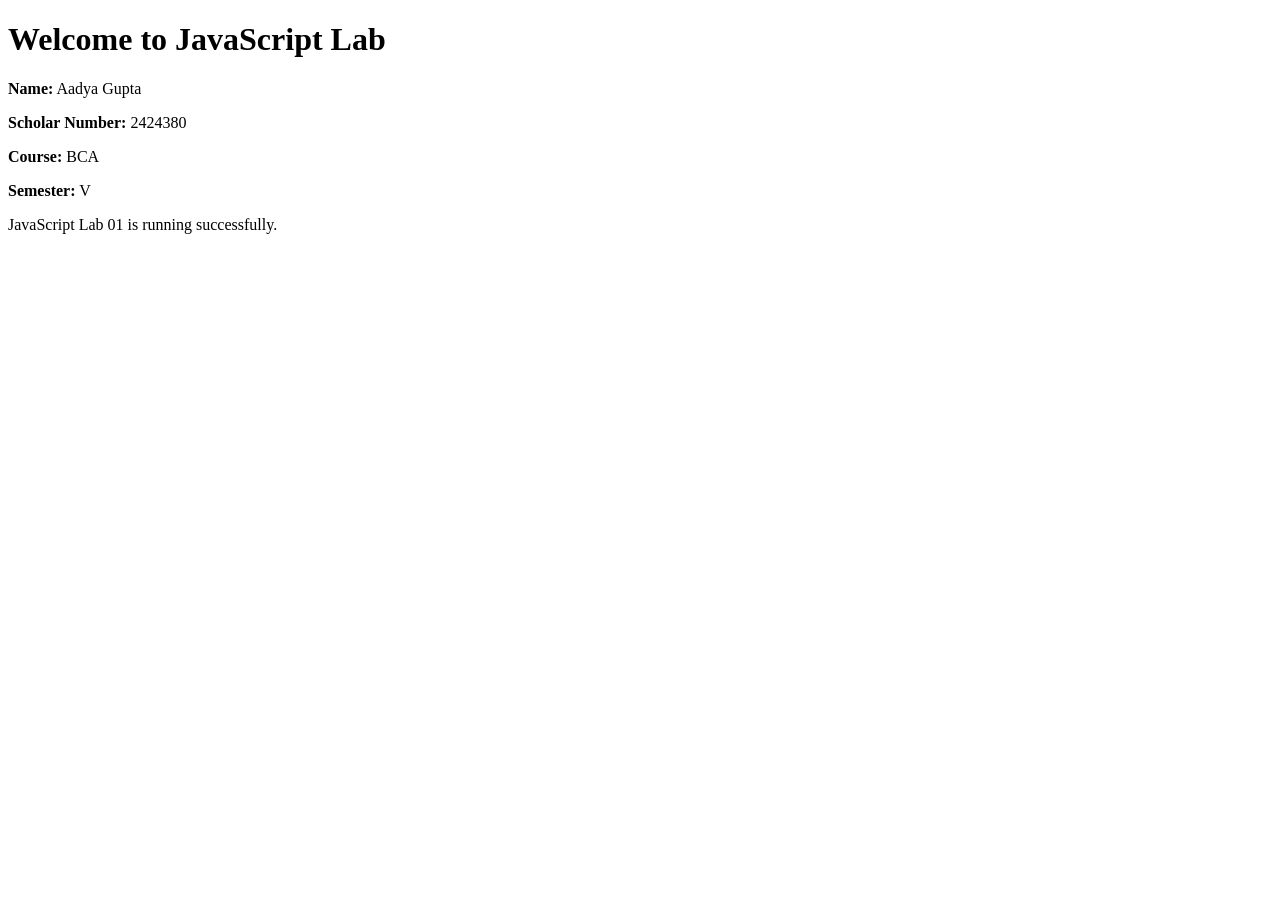
<file: Lab_01/index.html>
<!DOCTYPE html>
<html lang="en">
<head>
    <meta charset="UTF-8">
    <meta name="viewport" content="width=device-width, initial-scale=1.0">
    <title>JavaScript Lab 01</title>
</head>

<body>

    <h1>Welcome to JavaScript Lab</h1>

    <p><strong>Name:</strong> Aadya Gupta</p>
    <p><strong>Scholar Number:</strong> 2424380</p>
    <p><strong>Course:</strong> BCA</p>
    <p><strong>Semester:</strong> V</p>

    <script src="script.js"></script>

</body>
</html>
</file>
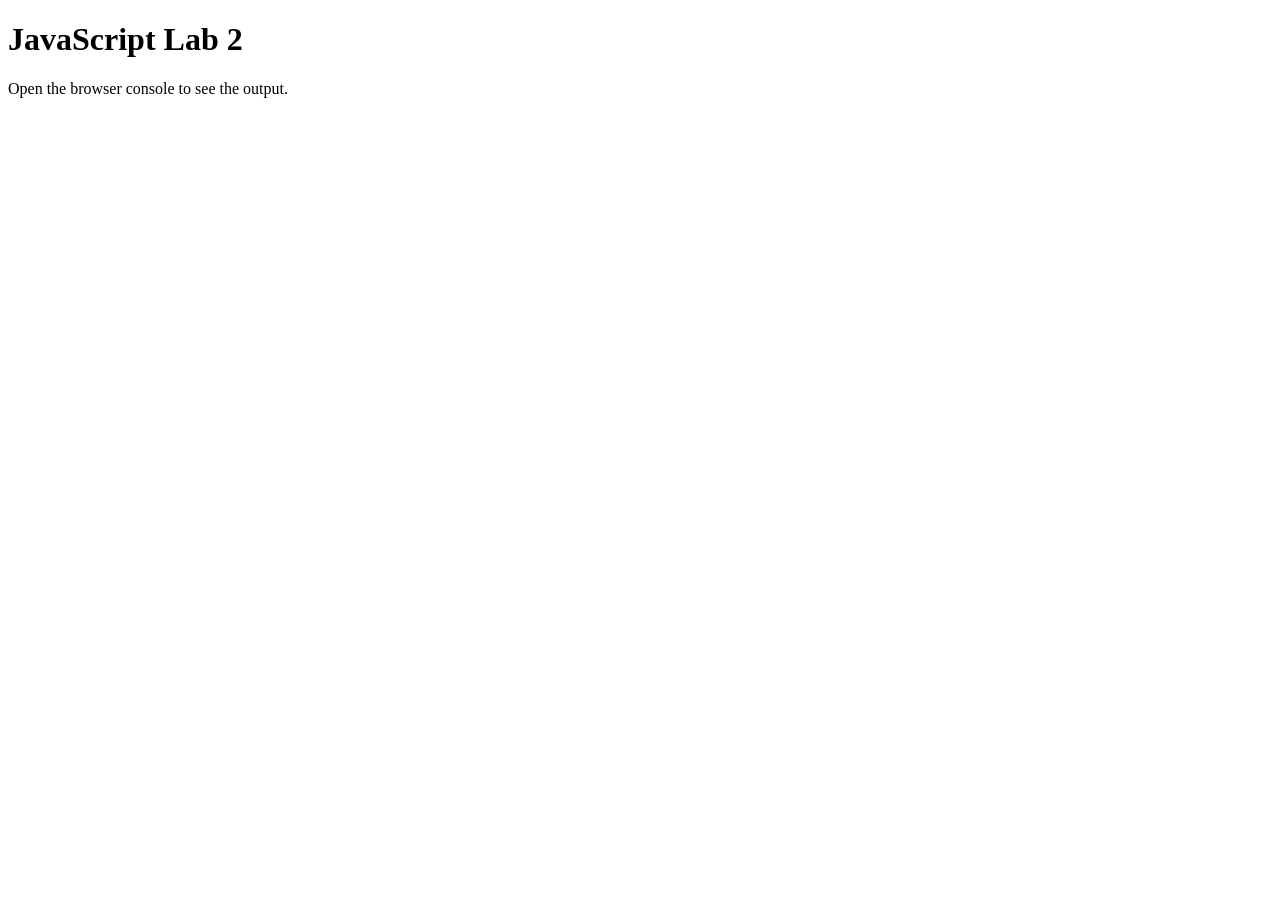
<file: Lab_02/index.html>
<!DOCTYPE html>
<html>
<head>
    <title>JavaScript Lab 1</title>
</head>
<body>

    <h1>JavaScript Lab 2</h1>
    <p>Open the browser console to see the output.</p>

    <script src="script.js"></script>
</body>
</html>
</file>
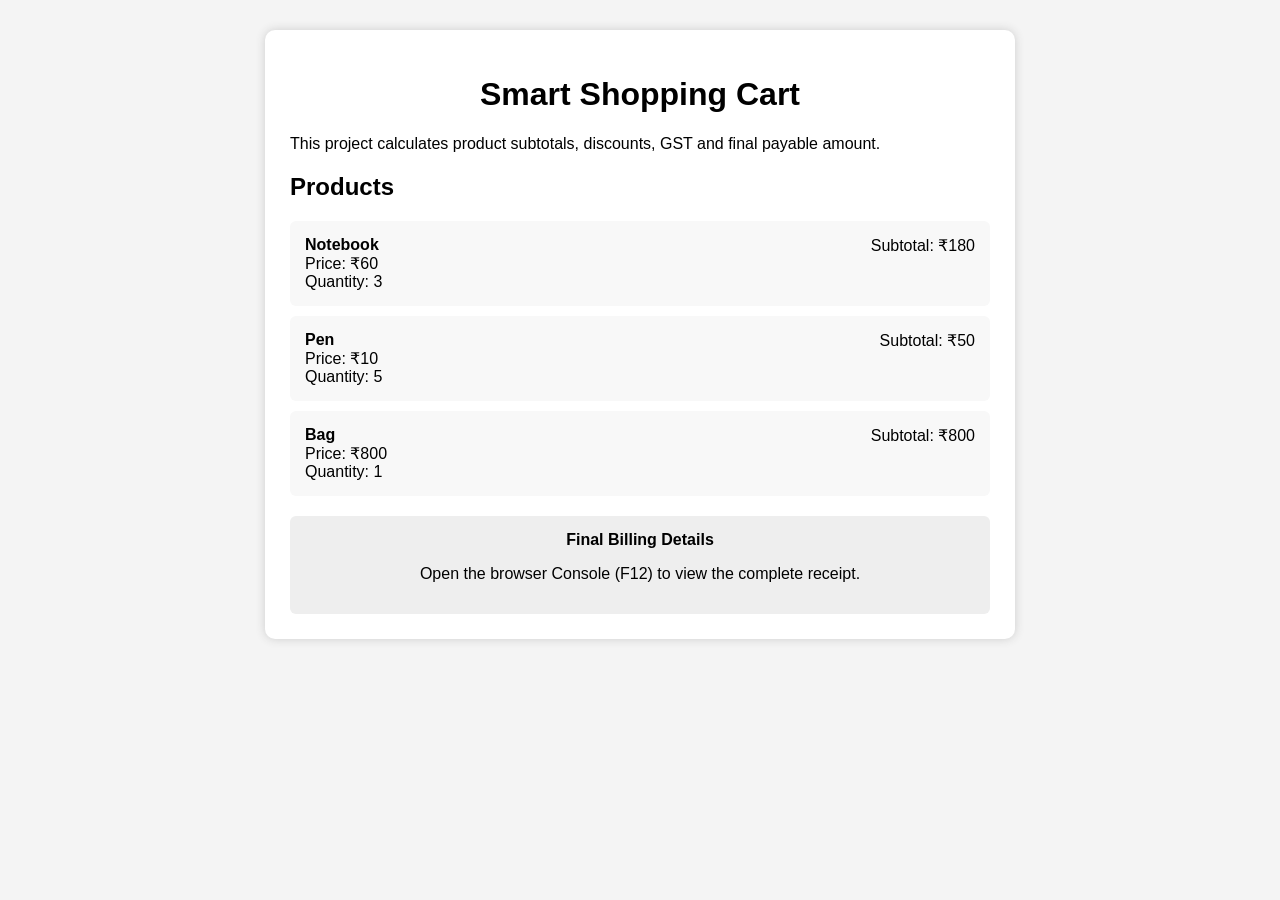
<file: Lab_03/index.html>
<!DOCTYPE html>
<html lang="en">
<head>
    <meta charset="UTF-8">
    <meta name="viewport" content="width=device-width, initial-scale=1.0">

    <title>Smart Shopping Cart</title>

    <style>
        body {
            font-family: Arial, sans-serif;
            background-color: #f4f4f4;
            margin: 0;
            padding: 30px;
        }
       .container {
            max-width: 700px;
            margin: auto;
            background: white;
            padding: 25px;
            border-radius: 10px;
            box-shadow: 0 0 10px #ccc;
        }

        h1 {
            text-align: center;
        }

        .product {
            display: flex;
            justify-content: space-between;
            padding: 15px;
            margin: 10px 0;
            background-color: #f8f8f8;
            border-radius: 6px;
        }

        .info {
            font-size: 16px;
        }

        .note {
            margin-top: 20px;
            padding: 15px;
            background-color: #eee;
            border-radius: 6px;
            text-align: center;
        }
    </style>
</head>

<body>

    <div class="container">

        <h1>Smart Shopping Cart</h1>

        <p>
            This project calculates product subtotals, discounts,
            GST and final payable amount.
        </p>

        <h2>Products</h2>

        <div class="product">
            <div class="info">
                <strong>Notebook</strong><br>
                Price: ₹60<br>
                Quantity: 3
            </div>

            <div>
                Subtotal: ₹180
            </div>
        </div>

        <div class="product">
            <div class="info">
                <strong>Pen</strong><br>
                Price: ₹10<br>
                Quantity: 5
            </div>

            <div>
                Subtotal: ₹50
            </div>
        </div>

        <div class="product">
            <div class="info">
                <strong>Bag</strong><br>
                Price: ₹800<br>
                Quantity: 1
            </div>

            <div>
                Subtotal: ₹800
            </div>
        </div>

        <div class="note">
            <strong>Final Billing Details</strong>
            <p>Open the browser Console (F12) to view the complete receipt.</p>
        </div>

    </div>

    <script src="script.js"></script>

</body>
</html>
</file>
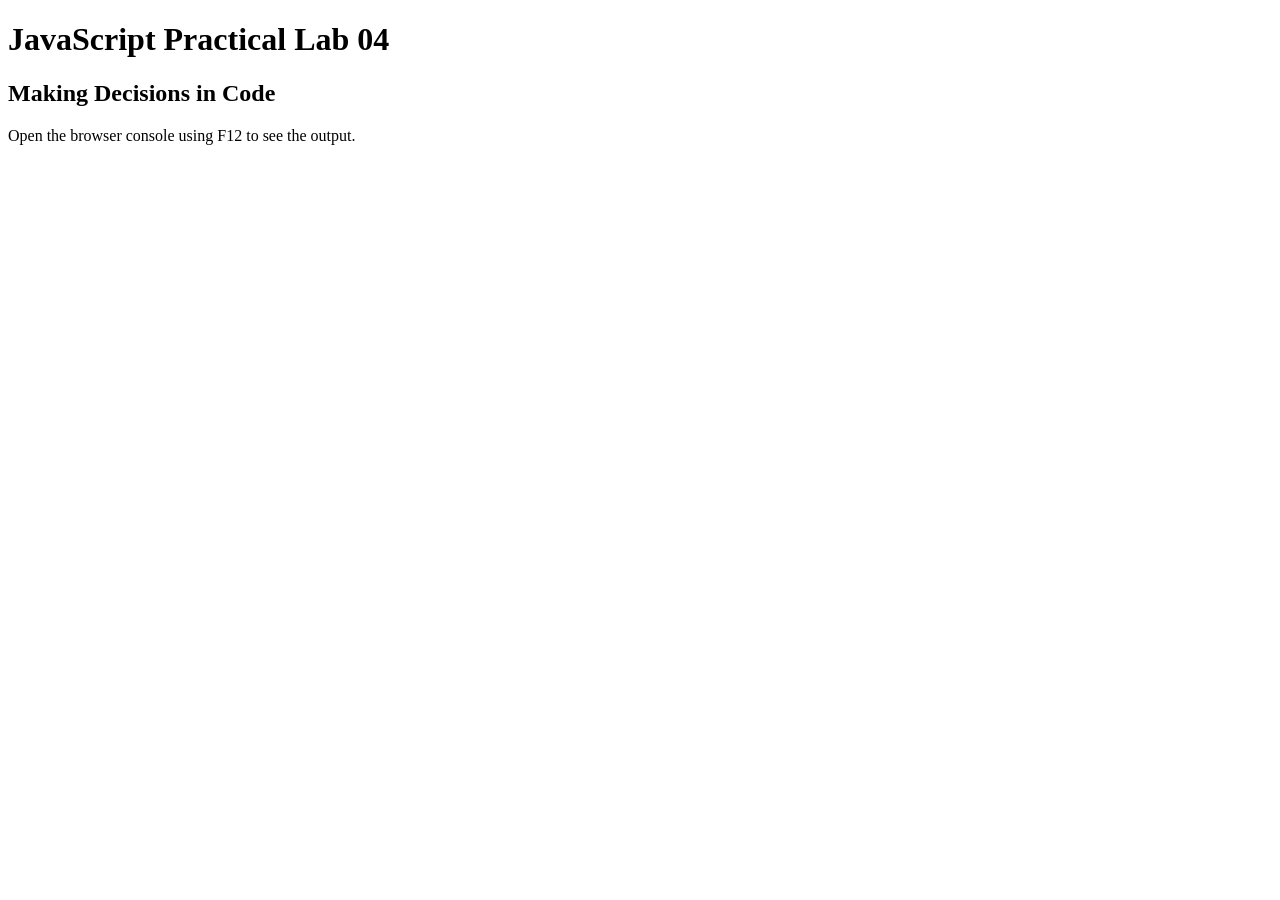
<file: Lab_04/index.html>
<!DOCTYPE html>
<html lang="en">
<head>
    <meta charset="UTF-8">
    <meta name="viewport" content="width=device-width, initial-scale=1.0">
    <title>JavaScript Lab 04</title>
</head>

<body>

    <h1>JavaScript Practical Lab 04</h1>
    <h2>Making Decisions in Code</h2>

    <p>Open the browser console using F12 to see the output.</p>

    <script src="script.js"></script>

</body>
</html>
</file>
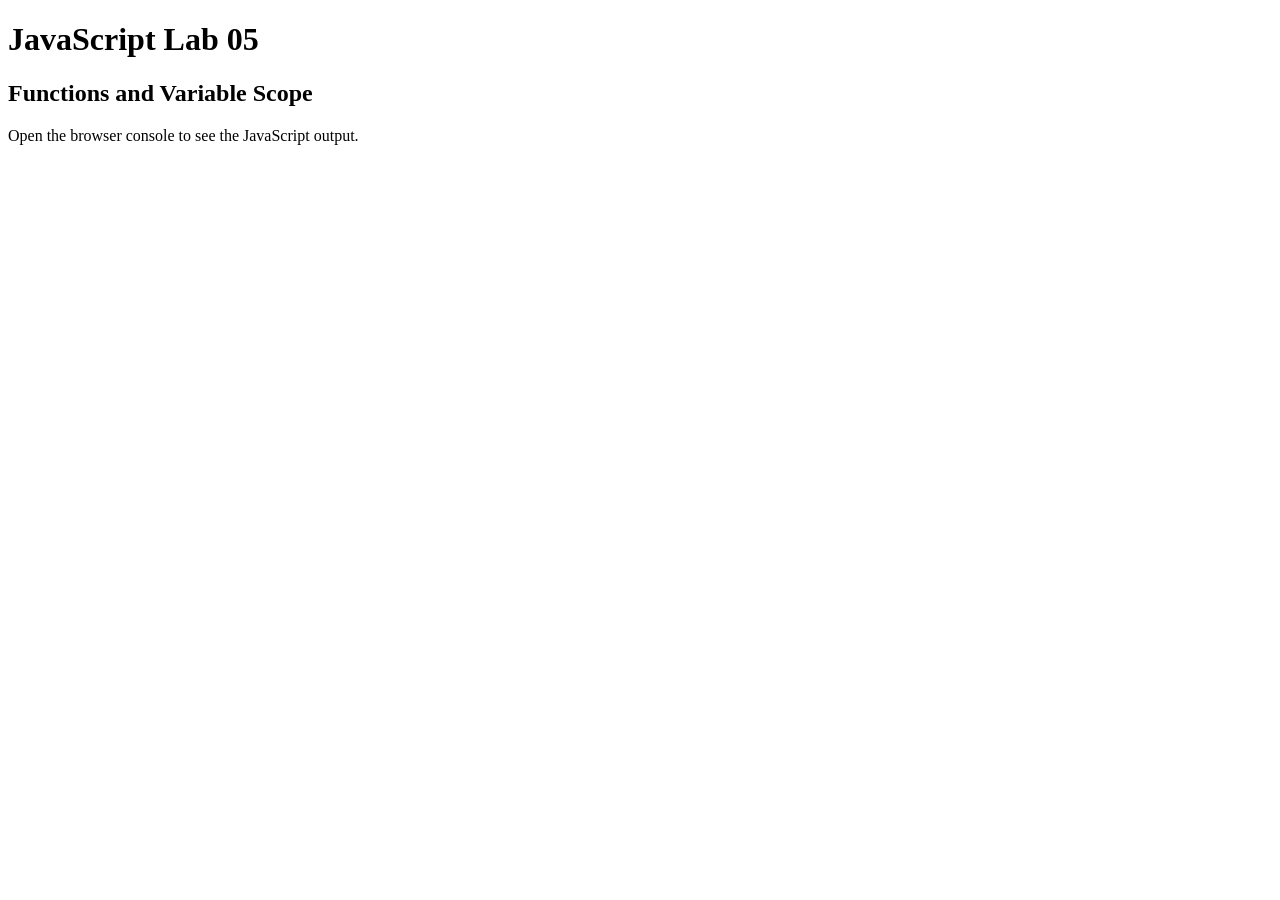
<file: Lab_05/index.html>
<!DOCTYPE html>
<html lang="en">
<head>
    <meta charset="UTF-8">
    <meta name="viewport" content="width=device-width, initial-scale=1.0">
    <title>JavaScript Lab 05</title>
</head>

<body>

    <h1>JavaScript Lab 05</h1>

    <h2>Functions and Variable Scope</h2>

    <p>Open the browser console to see the JavaScript output.</p>

    <script src="script.js"></script>

</body>
</html>
</file>
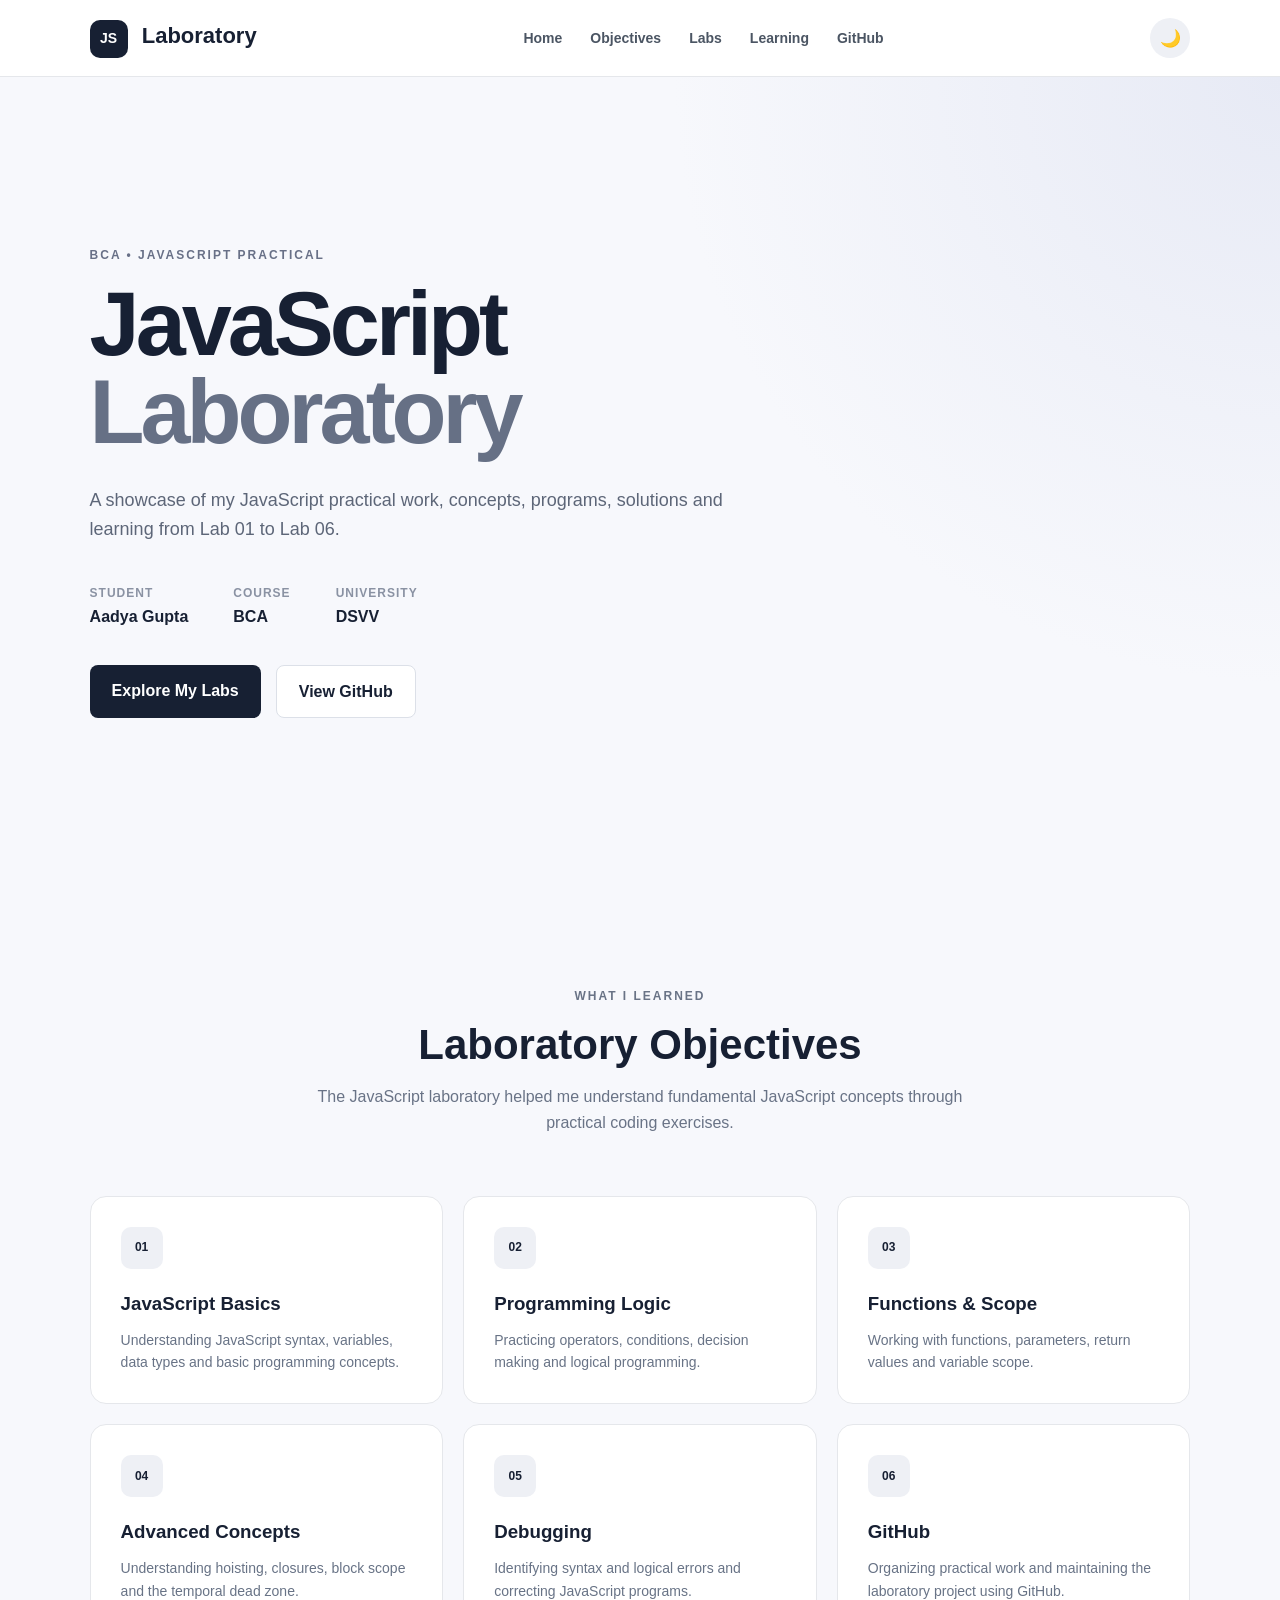
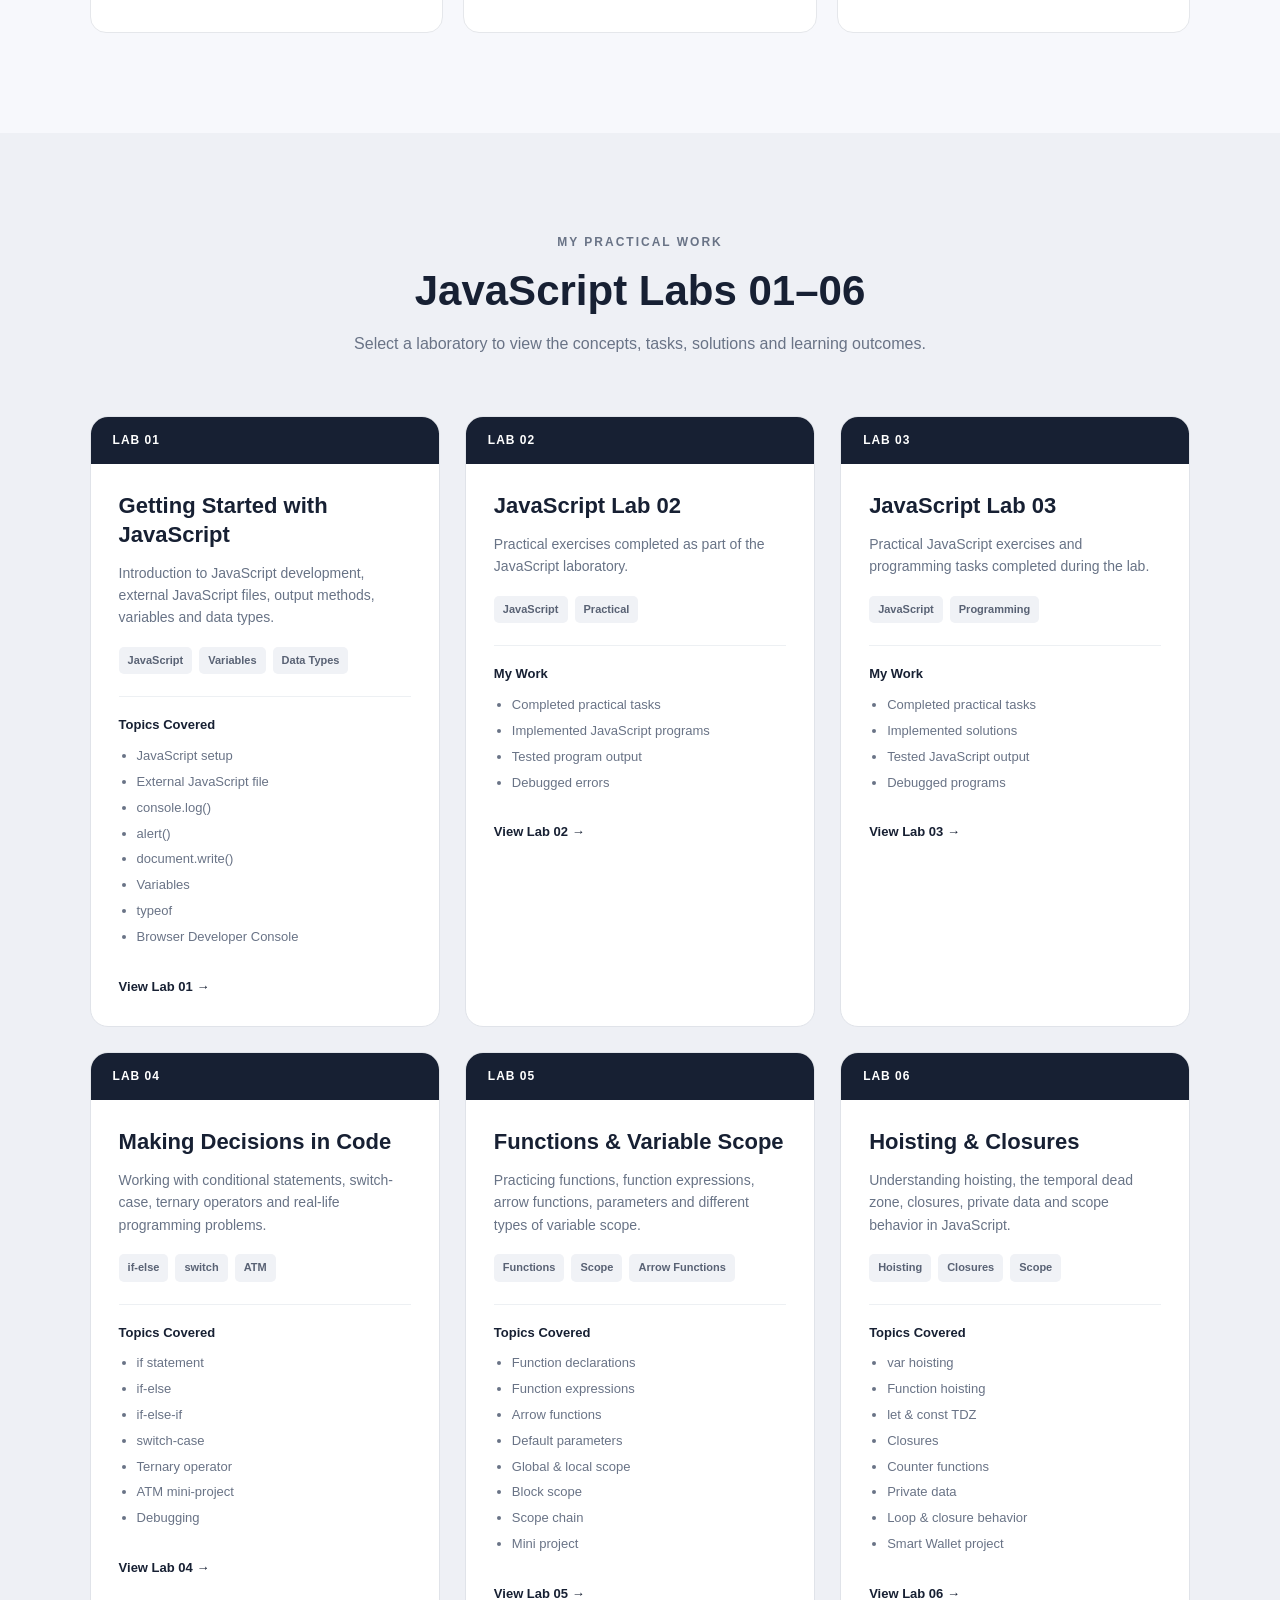
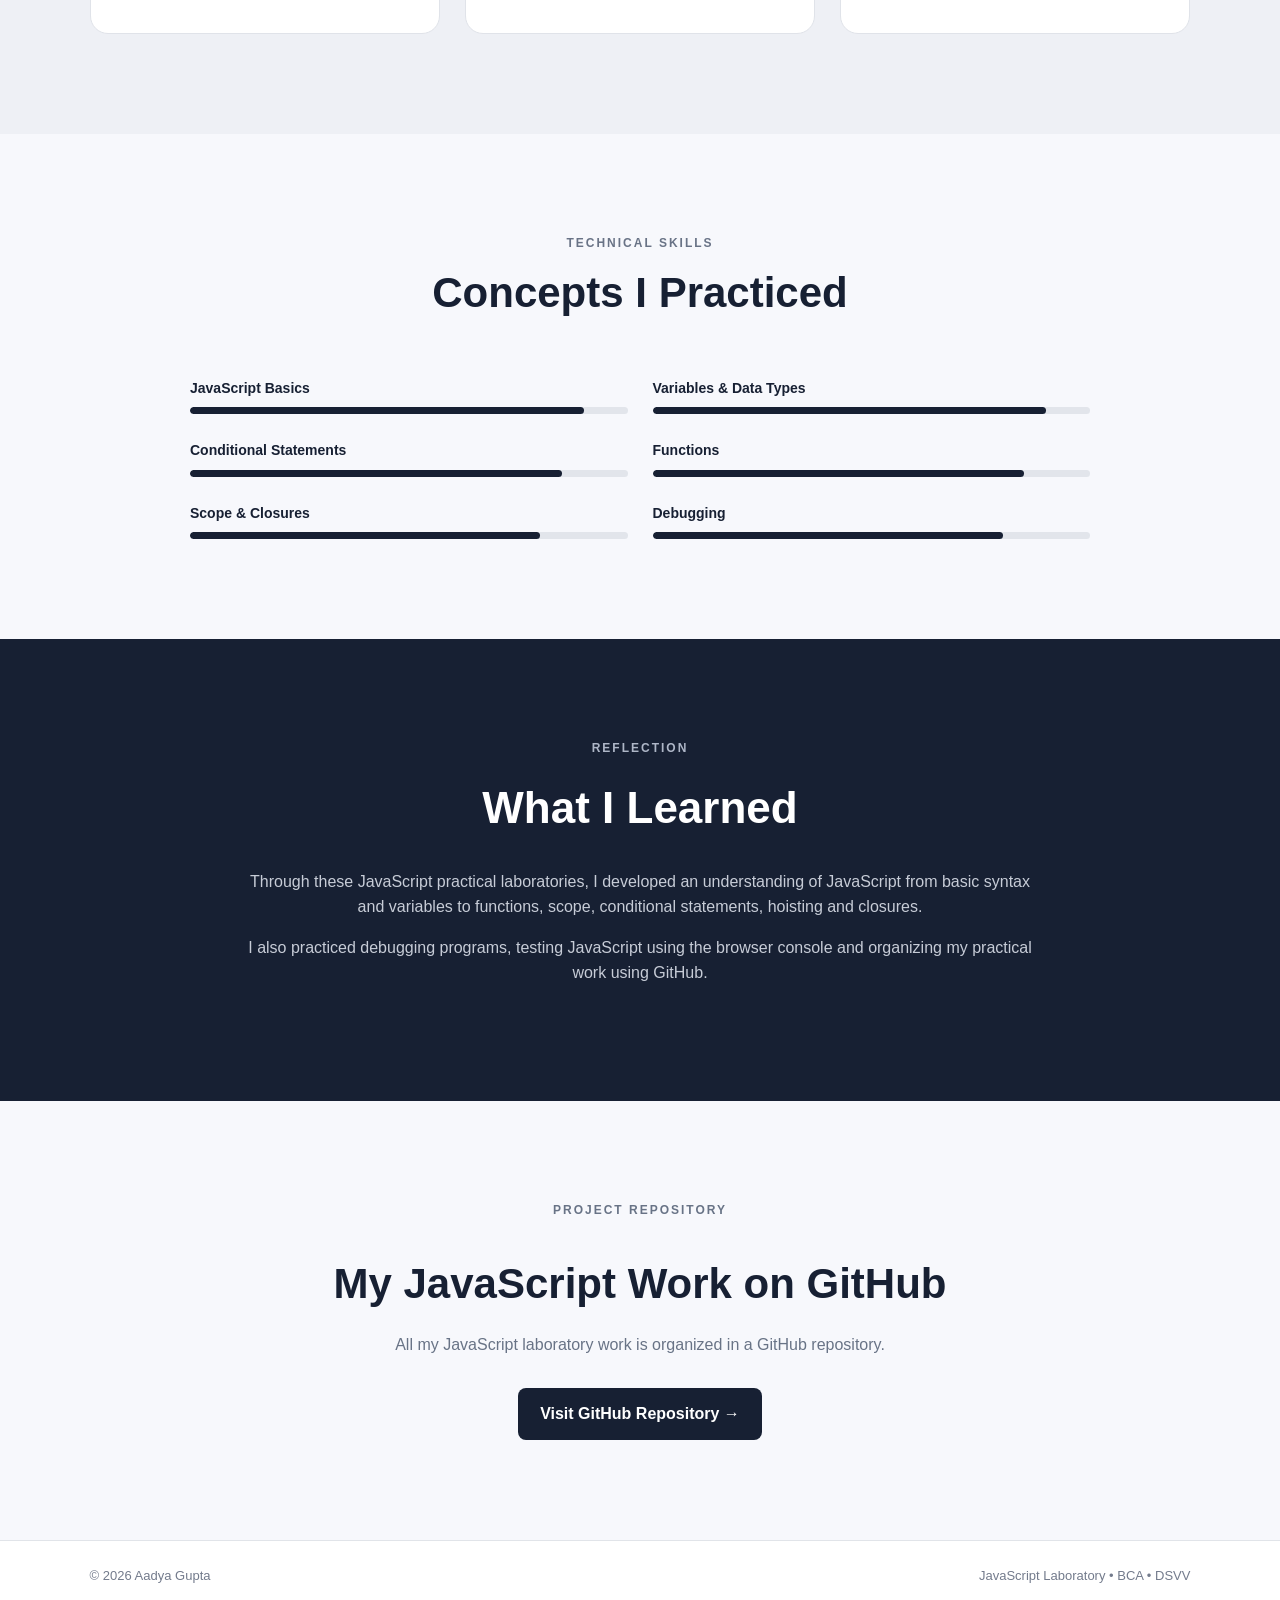
<file: showcase/index.html>
<!DOCTYPE html>
<html lang="en">
<head>
    <meta charset="UTF-8">
    <meta name="viewport" content="width=device-width, initial-scale=1.0">

    <title>JavaScript Laboratory | Aadya Gupta</title>

    <link rel="stylesheet" href="style.css">
</head>

<body>

    <!-- =========================
         NAVIGATION BAR
    ========================== -->
    <header class="navbar">

        <div class="logo">
            <span>JS</span> Laboratory
        </div>

        <nav>
            <a href="#home">Home</a>
            <a href="#objectives">Objectives</a>
            <a href="#labs">Labs</a>
            <a href="#learning">Learning</a>
            <a href="#github">GitHub</a>
        </nav>

        <button id="themeButton" class="theme-btn">
            🌙
        </button>

    </header>


    <!-- =========================
         HOME
    ========================== -->
    <section id="home" class="hero">

        <div class="hero-content">

            <p class="small-title">BCA • JAVASCRIPT PRACTICAL</p>

            <h1>
                JavaScript
                <span>Laboratory</span>
            </h1>

            <p class="hero-text">
                A showcase of my JavaScript practical work,
                concepts, programs, solutions and learning
                from Lab 01 to Lab 06.
            </p>

            <div class="student-info">

                <div>
                    <strong>Student</strong>
                    <p>Aadya Gupta</p>
                </div>

                <div>
                    <strong>Course</strong>
                    <p>BCA</p>
                </div>

                <div>
                    <strong>University</strong>
                    <p>DSVV</p>
                </div>

            </div>

            <div class="hero-buttons">

                <a href="#labs" class="btn primary-btn">
                    Explore My Labs
                </a>

                <a href="#github" class="btn secondary-btn">
                    View GitHub
                </a>

            </div>

        </div>

    </section>


    <!-- =========================
         OBJECTIVES
    ========================== -->
    <section id="objectives" class="section">

        <div class="section-heading">

            <p class="section-label">WHAT I LEARNED</p>

            <h2>Laboratory Objectives</h2>

            <p>
                The JavaScript laboratory helped me understand
                fundamental JavaScript concepts through practical
                coding exercises.
            </p>

        </div>


        <div class="objective-grid">

            <div class="objective-card">
                <div class="icon">01</div>
                <h3>JavaScript Basics</h3>
                <p>
                    Understanding JavaScript syntax, variables,
                    data types and basic programming concepts.
                </p>
            </div>


            <div class="objective-card">
                <div class="icon">02</div>
                <h3>Programming Logic</h3>
                <p>
                    Practicing operators, conditions, decision
                    making and logical programming.
                </p>
            </div>


            <div class="objective-card">
                <div class="icon">03</div>
                <h3>Functions & Scope</h3>
                <p>
                    Working with functions, parameters,
                    return values and variable scope.
                </p>
            </div>


            <div class="objective-card">
                <div class="icon">04</div>
                <h3>Advanced Concepts</h3>
                <p>
                    Understanding hoisting, closures,
                    block scope and the temporal dead zone.
                </p>
            </div>


            <div class="objective-card">
                <div class="icon">05</div>
                <h3>Debugging</h3>
                <p>
                    Identifying syntax and logical errors
                    and correcting JavaScript programs.
                </p>
            </div>


            <div class="objective-card">
                <div class="icon">06</div>
                <h3>GitHub</h3>
                <p>
                    Organizing practical work and maintaining
                    the laboratory project using GitHub.
                </p>
            </div>

        </div>

    </section>


    <!-- =========================
         LABS
    ========================== -->
    <section id="labs" class="section labs-section">

        <div class="section-heading">

            <p class="section-label">MY PRACTICAL WORK</p>

            <h2>JavaScript Labs 01–06</h2>

            <p>
                Select a laboratory to view the concepts,
                tasks, solutions and learning outcomes.
            </p>

        </div>


        <div class="lab-grid">


            <!-- LAB 01 -->
            <article class="lab-card">

                <div class="lab-number">
                    LAB 01
                </div>

                <div class="lab-content">

                    <h3>Getting Started with JavaScript</h3>

                    <p>
                        Introduction to JavaScript development,
                        external JavaScript files, output methods,
                        variables and data types.
                    </p>

                    <div class="tags">
                        <span>JavaScript</span>
                        <span>Variables</span>
                        <span>Data Types</span>
                    </div>

                    <div class="lab-details">

                        <h4>Topics Covered</h4>

                        <ul>
                            <li>JavaScript setup</li>
                            <li>External JavaScript file</li>
                            <li>console.log()</li>
                            <li>alert()</li>
                            <li>document.write()</li>
                            <li>Variables</li>
                            <li>typeof</li>
                            <li>Browser Developer Console</li>
                        </ul>

                    </div>

                    <a href="../Lab-01/index.html"
                       class="lab-button">
                        View Lab 01 →
                    </a>

                </div>

            </article>


            <!-- LAB 02 -->
            <article class="lab-card">

                <div class="lab-number">
                    LAB 02
                </div>

                <div class="lab-content">

                    <h3>JavaScript Lab 02</h3>

                    <p>
                        Practical exercises completed as part
                        of the JavaScript laboratory.
                    </p>

                    <div class="tags">
                        <span>JavaScript</span>
                        <span>Practical</span>
                    </div>

                    <div class="lab-details">

                        <h4>My Work</h4>

                        <ul>
                            <li>Completed practical tasks</li>
                            <li>Implemented JavaScript programs</li>
                            <li>Tested program output</li>
                            <li>Debugged errors</li>
                        </ul>

                    </div>

                    <a href="../Lab-02/index.html"
                       class="lab-button">
                        View Lab 02 →
                    </a>

                </div>

            </article>


            <!-- LAB 03 -->
            <article class="lab-card">

                <div class="lab-number">
                    LAB 03
                </div>

                <div class="lab-content">

                    <h3>JavaScript Lab 03</h3>

                    <p>
                        Practical JavaScript exercises and
                        programming tasks completed during the lab.
                    </p>

                    <div class="tags">
                        <span>JavaScript</span>
                        <span>Programming</span>
                    </div>

                    <div class="lab-details">

                        <h4>My Work</h4>

                        <ul>
                            <li>Completed practical tasks</li>
                            <li>Implemented solutions</li>
                            <li>Tested JavaScript output</li>
                            <li>Debugged programs</li>
                        </ul>

                    </div>

                    <a href="../Lab-03/index.html"
                       class="lab-button">
                        View Lab 03 →
                    </a>

                </div>

            </article>


            <!-- LAB 04 -->
            <article class="lab-card">

                <div class="lab-number">
                    LAB 04
                </div>

                <div class="lab-content">

                    <h3>Making Decisions in Code</h3>

                    <p>
                        Working with conditional statements,
                        switch-case, ternary operators and
                        real-life programming problems.
                    </p>

                    <div class="tags">
                        <span>if-else</span>
                        <span>switch</span>
                        <span>ATM</span>
                    </div>

                    <div class="lab-details">

                        <h4>Topics Covered</h4>

                        <ul>
                            <li>if statement</li>
                            <li>if-else</li>
                            <li>if-else-if</li>
                            <li>switch-case</li>
                            <li>Ternary operator</li>
                            <li>ATM mini-project</li>
                            <li>Debugging</li>
                        </ul>

                    </div>

                    <a href="../Lab-04/index.html"
                       class="lab-button">
                        View Lab 04 →
                    </a>

                </div>

            </article>


            <!-- LAB 05 -->
            <article class="lab-card">

                <div class="lab-number">
                    LAB 05
                </div>

                <div class="lab-content">

                    <h3>Functions & Variable Scope</h3>

                    <p>
                        Practicing functions, function expressions,
                        arrow functions, parameters and different
                        types of variable scope.
                    </p>

                    <div class="tags">
                        <span>Functions</span>
                        <span>Scope</span>
                        <span>Arrow Functions</span>
                    </div>

                    <div class="lab-details">

                        <h4>Topics Covered</h4>

                        <ul>
                            <li>Function declarations</li>
                            <li>Function expressions</li>
                            <li>Arrow functions</li>
                            <li>Default parameters</li>
                            <li>Global & local scope</li>
                            <li>Block scope</li>
                            <li>Scope chain</li>
                            <li>Mini project</li>
                        </ul>

                    </div>

                    <a href="../Lab-05/index.html"
                       class="lab-button">
                        View Lab 05 →
                    </a>

                </div>

            </article>


            <!-- LAB 06 -->
            <article class="lab-card">

                <div class="lab-number">
                    LAB 06
                </div>

                <div class="lab-content">

                    <h3>Hoisting & Closures</h3>

                    <p>
                        Understanding hoisting, the temporal dead
                        zone, closures, private data and scope
                        behavior in JavaScript.
                    </p>

                    <div class="tags">
                        <span>Hoisting</span>
                        <span>Closures</span>
                        <span>Scope</span>
                    </div>

                    <div class="lab-details">

                        <h4>Topics Covered</h4>

                        <ul>
                            <li>var hoisting</li>
                            <li>Function hoisting</li>
                            <li>let & const TDZ</li>
                            <li>Closures</li>
                            <li>Counter functions</li>
                            <li>Private data</li>
                            <li>Loop & closure behavior</li>
                            <li>Smart Wallet project</li>
                        </ul>

                    </div>

                    <a href="../Lab-06/index.html"
                       class="lab-button">
                        View Lab 06 →
                    </a>

                </div>

            </article>

        </div>

    </section>


    <!-- =========================
         CODE / SKILLS
    ========================== -->
    <section class="section">

        <div class="section-heading">

            <p class="section-label">TECHNICAL SKILLS</p>

            <h2>Concepts I Practiced</h2>

        </div>


        <div class="skills-container">

            <div class="skill">
                <span>JavaScript Basics</span>
                <div class="progress">
                    <div style="width: 90%;"></div>
                </div>
            </div>

            <div class="skill">
                <span>Variables & Data Types</span>
                <div class="progress">
                    <div style="width: 90%;"></div>
                </div>
            </div>

            <div class="skill">
                <span>Conditional Statements</span>
                <div class="progress">
                    <div style="width: 85%;"></div>
                </div>
            </div>

            <div class="skill">
                <span>Functions</span>
                <div class="progress">
                    <div style="width: 85%;"></div>
                </div>
            </div>

            <div class="skill">
                <span>Scope & Closures</span>
                <div class="progress">
                    <div style="width: 80%;"></div>
                </div>
            </div>

            <div class="skill">
                <span>Debugging</span>
                <div class="progress">
                    <div style="width: 80%;"></div>
                </div>
            </div>

        </div>

    </section>


    <!-- =========================
         LEARNING
    ========================== -->
    <section id="learning" class="section learning-section">

        <div class="learning-box">

            <p class="section-label">REFLECTION</p>

            <h2>What I Learned</h2>

            <p>
                Through these JavaScript practical laboratories,
                I developed an understanding of JavaScript from
                basic syntax and variables to functions, scope,
                conditional statements, hoisting and closures.
            </p>

            <p>
                I also practiced debugging programs, testing
                JavaScript using the browser console and
                organizing my practical work using GitHub.
            </p>

        </div>

    </section>


    <!-- =========================
         GITHUB
    ========================== -->
    <section id="github" class="github-section">

        <div class="github-content">

            <p class="section-label">
                PROJECT REPOSITORY
            </p>

            <h2>My JavaScript Work on GitHub</h2>

            <p>
                All my JavaScript laboratory work is organized
                in a GitHub repository.
            </p>

            <!-- Replace the # with your GitHub repository URL -->
            <a href="#"
               target="_blank"
               class="btn github-btn">
                Visit GitHub Repository →
            </a>

        </div>

    </section>


    <!-- =========================
         FOOTER
    ========================== -->
    <footer>

        <p>
            © <span id="year"></span> Aadya Gupta
        </p>

        <p>
            JavaScript Laboratory • BCA • DSVV
        </p>

    </footer>


    <script src="script.js"></script>

</body>
</html>
</file>
<file: showcase/style.css>
/* ==========================================
   JAVASCRIPT LABORATORY SHOWCASE
   ========================================== */


/* ---------- BASIC RESET ---------- */

* {
    margin: 0;
    padding: 0;
    box-sizing: border-box;
}

html {
    scroll-behavior: smooth;
}

body {
    font-family: Arial, Helvetica, sans-serif;
    background: #f7f8fc;
    color: #172033;
    line-height: 1.6;
}


/* ---------- NAVIGATION ---------- */

.navbar {
    position: sticky;
    top: 0;
    z-index: 1000;

    display: flex;
    align-items: center;
    justify-content: space-between;

    padding: 18px 7%;

    background: rgba(255, 255, 255, 0.95);
    border-bottom: 1px solid #e5e7eb;

    backdrop-filter: blur(10px);
}

.logo {
    font-size: 22px;
    font-weight: 700;
}

.logo span {
    display: inline-flex;

    align-items: center;
    justify-content: center;

    width: 38px;
    height: 38px;

    margin-right: 8px;

    border-radius: 10px;

    background: #172033;
    color: white;

    font-size: 14px;
}

.navbar nav {
    display: flex;
    gap: 28px;
}

.navbar nav a {
    text-decoration: none;
    color: #4b5563;
    font-size: 14px;
    font-weight: 600;

    transition: 0.3s;
}

.navbar nav a:hover {
    color: #172033;
}

.theme-btn {
    border: none;
    background: #eef0f5;

    width: 40px;
    height: 40px;

    border-radius: 50%;

    cursor: pointer;
    font-size: 17px;
}


/* ---------- HERO ---------- */

.hero {
    min-height: 90vh;

    display: flex;
    align-items: center;

    padding: 80px 7%;

    background:
        radial-gradient(
            circle at top right,
            #e7eaf5,
            transparent 40%
        ),
        #f7f8fc;
}

.hero-content {
    max-width: 900px;
}

.small-title,
.section-label {
    color: #687087;

    font-size: 12px;
    font-weight: 700;

    letter-spacing: 2px;

    text-transform: uppercase;

    margin-bottom: 15px;
}

.hero h1 {
    font-size: clamp(48px, 8vw, 90px);

    line-height: 0.98;

    letter-spacing: -4px;

    margin-bottom: 30px;
}

.hero h1 span {
    display: block;
    color: #667085;
}

.hero-text {
    max-width: 650px;

    font-size: 18px;

    color: #5d6678;

    margin-bottom: 35px;
}

.student-info {
    display: flex;
    flex-wrap: wrap;
    gap: 45px;

    margin-bottom: 35px;
}

.student-info strong {
    font-size: 12px;

    color: #8a92a3;

    text-transform: uppercase;

    letter-spacing: 1px;
}

.student-info p {
    font-size: 16px;
    font-weight: 600;
}

.hero-buttons {
    display: flex;
    flex-wrap: wrap;
    gap: 15px;
}


/* ---------- BUTTONS ---------- */

.btn {
    display: inline-block;

    padding: 13px 22px;

    border-radius: 8px;

    text-decoration: none;

    font-weight: 600;

    transition: 0.3s;
}

.primary-btn {
    background: #172033;
    color: white;
}

.primary-btn:hover {
    transform: translateY(-3px);
    background: #29344c;
}

.secondary-btn {
    background: white;
    color: #172033;

    border: 1px solid #dce0e8;
}

.secondary-btn:hover {
    transform: translateY(-3px);
}


/* ---------- GENERAL SECTION ---------- */

.section {
    padding: 100px 7%;
}

.section-heading {
    max-width: 700px;

    margin: 0 auto 60px;

    text-align: center;
}

.section-heading h2 {
    font-size: 42px;

    line-height: 1.15;

    margin-bottom: 15px;
}

.section-heading p {
    color: #697386;
}


/* ---------- OBJECTIVES ---------- */

.objective-grid {
    max-width: 1200px;

    margin: auto;

    display: grid;

    grid-template-columns:
        repeat(3, 1fr);

    gap: 20px;
}

.objective-card {
    padding: 30px;

    background: white;

    border: 1px solid #e5e7eb;

    border-radius: 16px;

    transition: 0.3s;
}

.objective-card:hover {
    transform: translateY(-6px);

    box-shadow:
        0 15px 40px rgba(0, 0, 0, 0.07);
}

.icon {
    display: inline-flex;

    align-items: center;
    justify-content: center;

    width: 42px;
    height: 42px;

    margin-bottom: 20px;

    border-radius: 10px;

    background: #eef0f5;

    font-size: 12px;

    font-weight: 700;
}

.objective-card h3 {
    margin-bottom: 10px;
}

.objective-card p {
    color: #687386;

    font-size: 14px;
}


/* ---------- LABS ---------- */

.labs-section {
    background: #eef0f5;
}

.lab-grid {
    max-width: 1250px;

    margin: auto;

    display: grid;

    grid-template-columns:
        repeat(3, 1fr);

    gap: 25px;
}

.lab-card {
    background: white;

    border-radius: 18px;

    overflow: hidden;

    border: 1px solid #e0e3e9;

    transition: 0.3s;
}

.lab-card:hover {
    transform: translateY(-8px);

    box-shadow:
        0 20px 45px rgba(0, 0, 0, 0.08);
}

.lab-number {
    padding: 14px 22px;

    background: #172033;

    color: white;

    font-size: 12px;

    font-weight: 700;

    letter-spacing: 1px;
}

.lab-content {
    padding: 28px;
}

.lab-content h3 {
    font-size: 22px;

    line-height: 1.3;

    margin-bottom: 12px;
}

.lab-content > p {
    color: #687386;

    font-size: 14px;

    margin-bottom: 18px;
}

.tags {
    display: flex;

    flex-wrap: wrap;

    gap: 7px;

    margin-bottom: 22px;
}

.tags span {
    padding: 5px 9px;

    border-radius: 5px;

    background: #f0f2f6;

    color: #596274;

    font-size: 11px;

    font-weight: 600;
}

.lab-details {
    padding-top: 18px;

    border-top: 1px solid #edf0f3;

    margin-bottom: 25px;
}

.lab-details h4 {
    font-size: 13px;

    margin-bottom: 10px;
}

.lab-details ul {
    padding-left: 18px;

    color: #697386;

    font-size: 13px;
}

.lab-details li {
    margin-bottom: 5px;
}

.lab-button {
    display: inline-block;

    color: #172033;

    font-size: 13px;

    font-weight: 700;

    text-decoration: none;
}

.lab-button:hover {
    text-decoration: underline;
}


/* ---------- SKILLS ---------- */

.skills-container {
    max-width: 900px;

    margin: auto;

    display: grid;

    grid-template-columns:
        repeat(2, 1fr);

    gap: 25px;
}

.skill span {
    display: block;

    margin-bottom: 8px;

    font-size: 14px;

    font-weight: 600;
}

.progress {
    height: 7px;

    background: #e2e5eb;

    border-radius: 20px;

    overflow: hidden;
}

.progress div {
    height: 100%;

    background: #172033;

    border-radius: 20px;
}


/* ---------- LEARNING ---------- */

.learning-section {
    background: #172033;

    color: white;
}

.learning-box {
    max-width: 800px;

    margin: auto;

    text-align: center;
}

.learning-box .section-label {
    color: #aeb6c7;
}

.learning-box h2 {
    font-size: 44px;

    margin-bottom: 25px;
}

.learning-box p {
    color: #c7ccd7;

    margin-bottom: 15px;
}


/* ---------- GITHUB ---------- */

.github-section {
    padding: 100px 7%;

    text-align: center;

    background: #f7f8fc;
}

.github-content {
    max-width: 700px;

    margin: auto;
}

.github-content h2 {
    font-size: 42px;

    margin-bottom: 15px;
}

.github-content > p {
    color: #687386;

    margin-bottom: 30px;
}

.github-btn {
    background: #172033;

    color: white;
}

.github-btn:hover {
    transform: translateY(-3px);
}


/* ---------- FOOTER ---------- */

footer {
    display: flex;

    justify-content: space-between;

    padding: 25px 7%;

    border-top: 1px solid #e1e4e9;

    background: white;

    color: #737b8c;

    font-size: 13px;
}


/* ==========================================
   DARK MODE
   ========================================== */

body.dark-mode {
    background: #101522;

    color: #f2f4f7;
}

body.dark-mode .navbar {
    background: rgba(16, 21, 34, 0.95);

    border-color: #293142;
}

body.dark-mode .navbar nav a {
    color: #b9c0cd;
}

body.dark-mode .navbar nav a:hover {
    color: white;
}

body.dark-mode .hero {
    background: #101522;
}

body.dark-mode .hero h1 span {
    color: #aeb6c7;
}

body.dark-mode .hero-text {
    color: #aeb6c7;
}

body.dark-mode .secondary-btn {
    background: #1b2333;

    color: white;

    border-color: #30394c;
}

body.dark-mode .objective-card,
body.dark-mode .lab-card {
    background: #181f2d;

    border-color: #2b3446;
}

body.dark-mode .objective-card p,
body.dark-mode .lab-content > p,
body.dark-mode .lab-details ul {
    color: #aeb6c7;
}

body.dark-mode .icon,
body.dark-mode .tags span {
    background: #242d3e;

    color: #c4cad5;
}

body.dark-mode .labs-section {
    background: #141a27;
}

body.dark-mode .github-section {
    background: #101522;
}

body.dark-mode footer {
    background: #181f2d;

    border-color: #2b3446;
}


/* ==========================================
   RESPONSIVE DESIGN
   ========================================== */

@media (max-width: 1000px) {

    .objective-grid,
    .lab-grid {
        grid-template-columns:
            repeat(2, 1fr);
    }

}


@media (max-width: 700px) {

    .navbar {
        padding: 15px 5%;
    }

    .navbar nav {
        display: none;
    }

    .hero {
        padding: 70px 6%;
    }

    .hero h1 {
        font-size: 55px;

        letter-spacing: -2px;
    }

    .student-info {
        gap: 20px;
    }

    .section {
        padding: 70px 6%;
    }

    .section-heading h2 {
        font-size: 34px;
    }

    .objective-grid,
    .lab-grid,
    .skills-container {
        grid-template-columns: 1fr;
    }

    footer {
        flex-direction: column;

        gap: 8px;

        text-align: center;
    }

}
</file>
